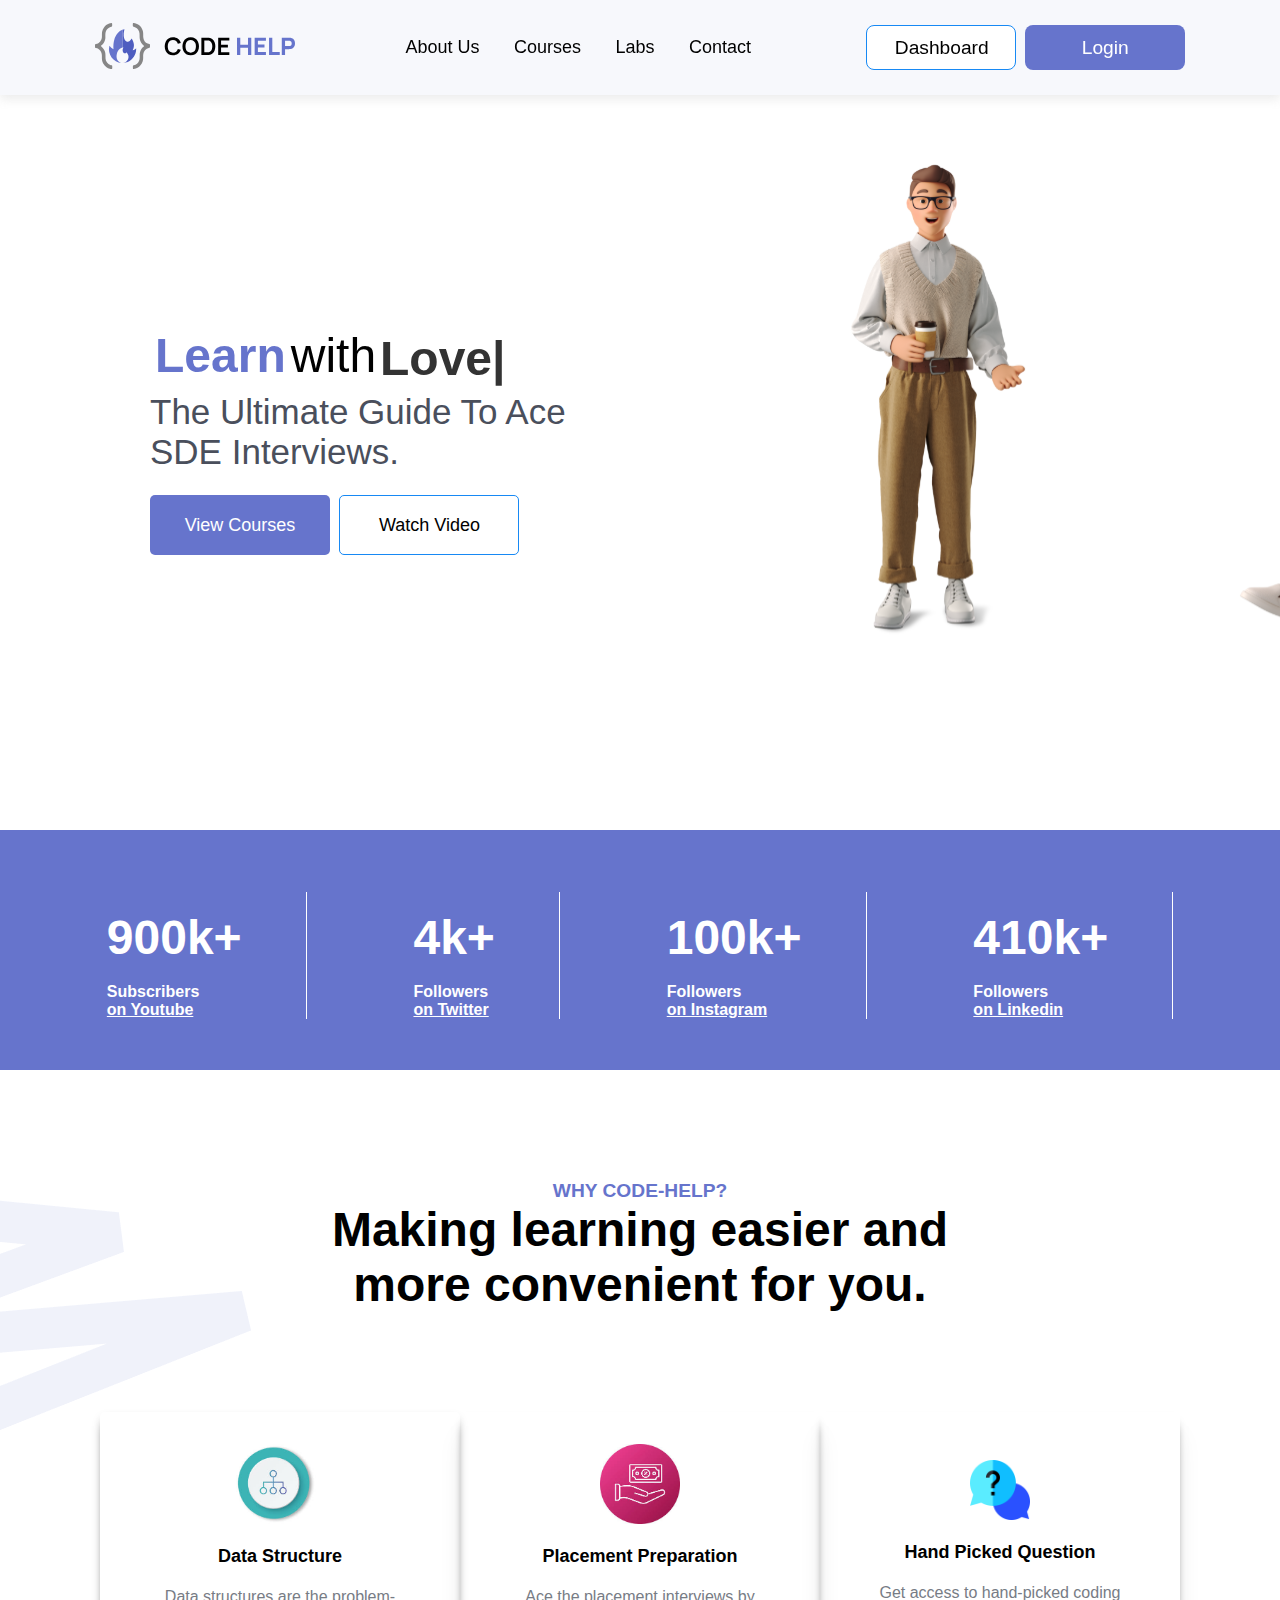
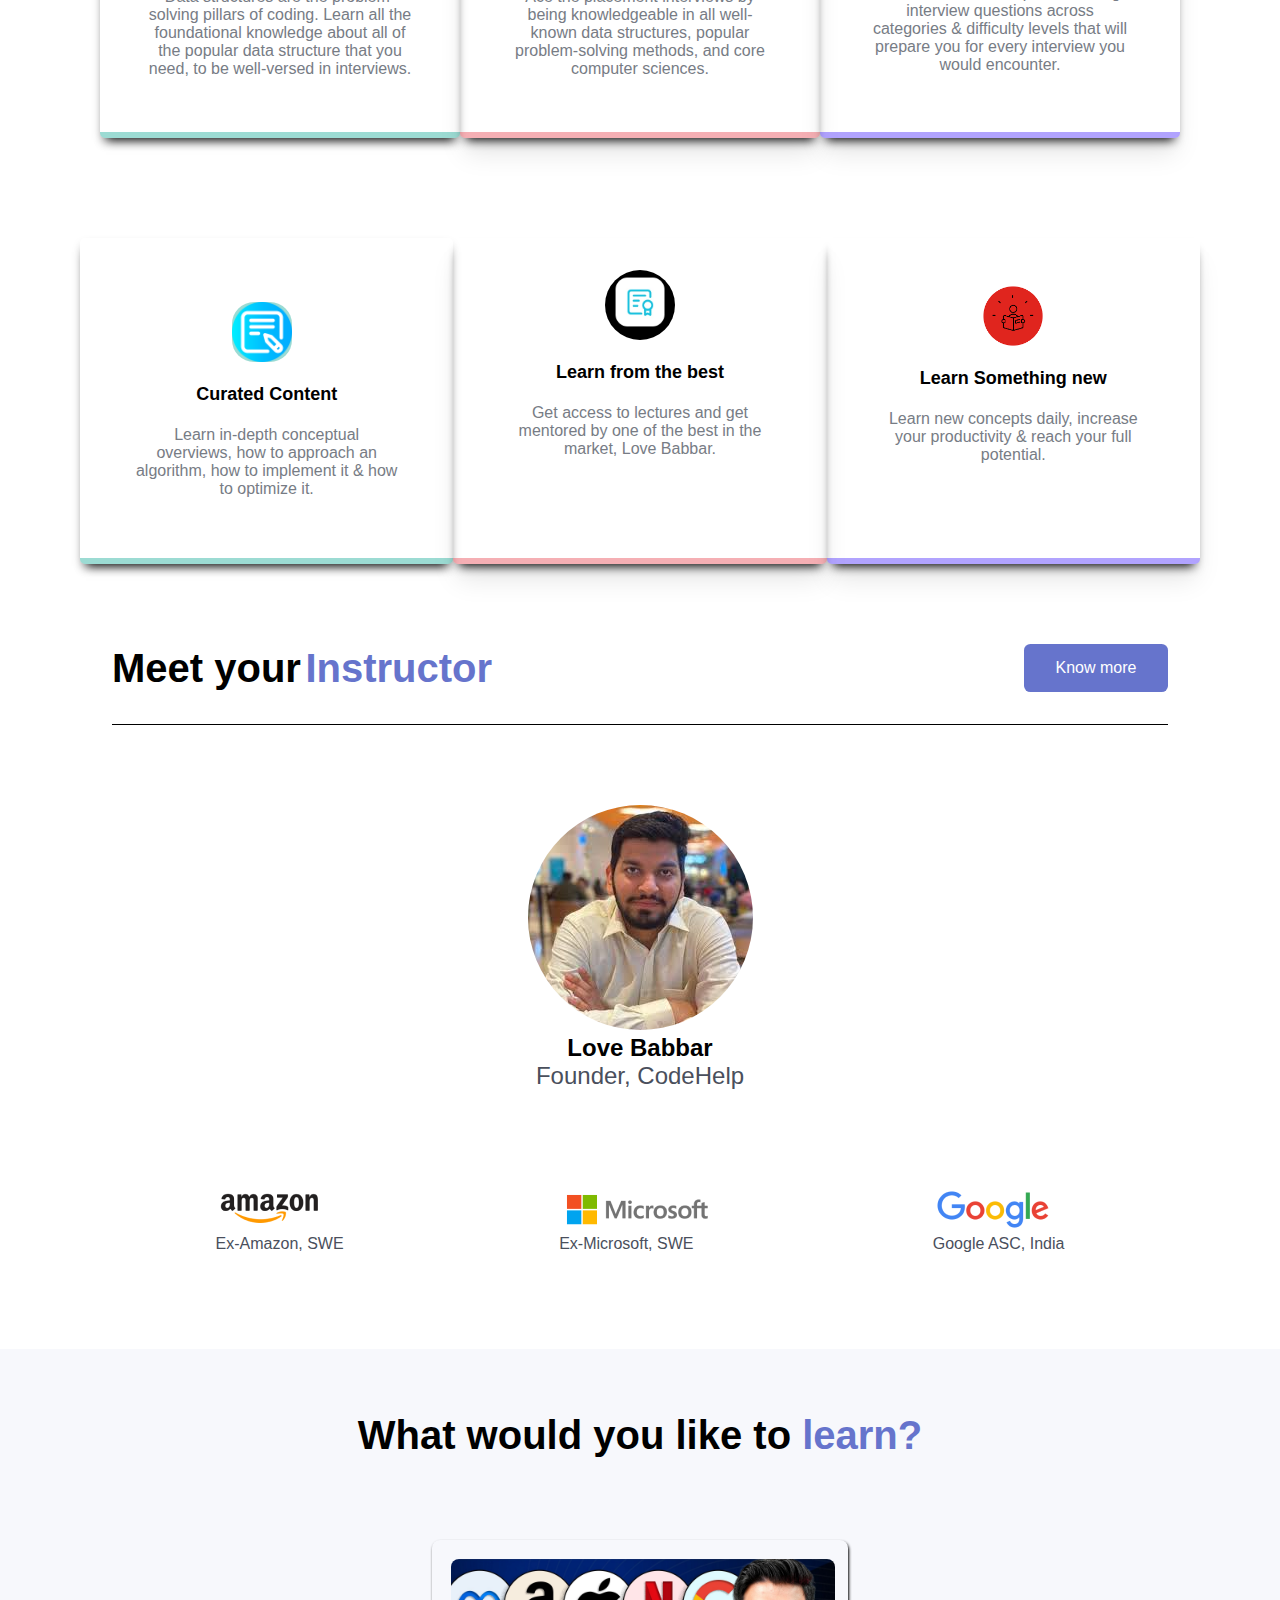
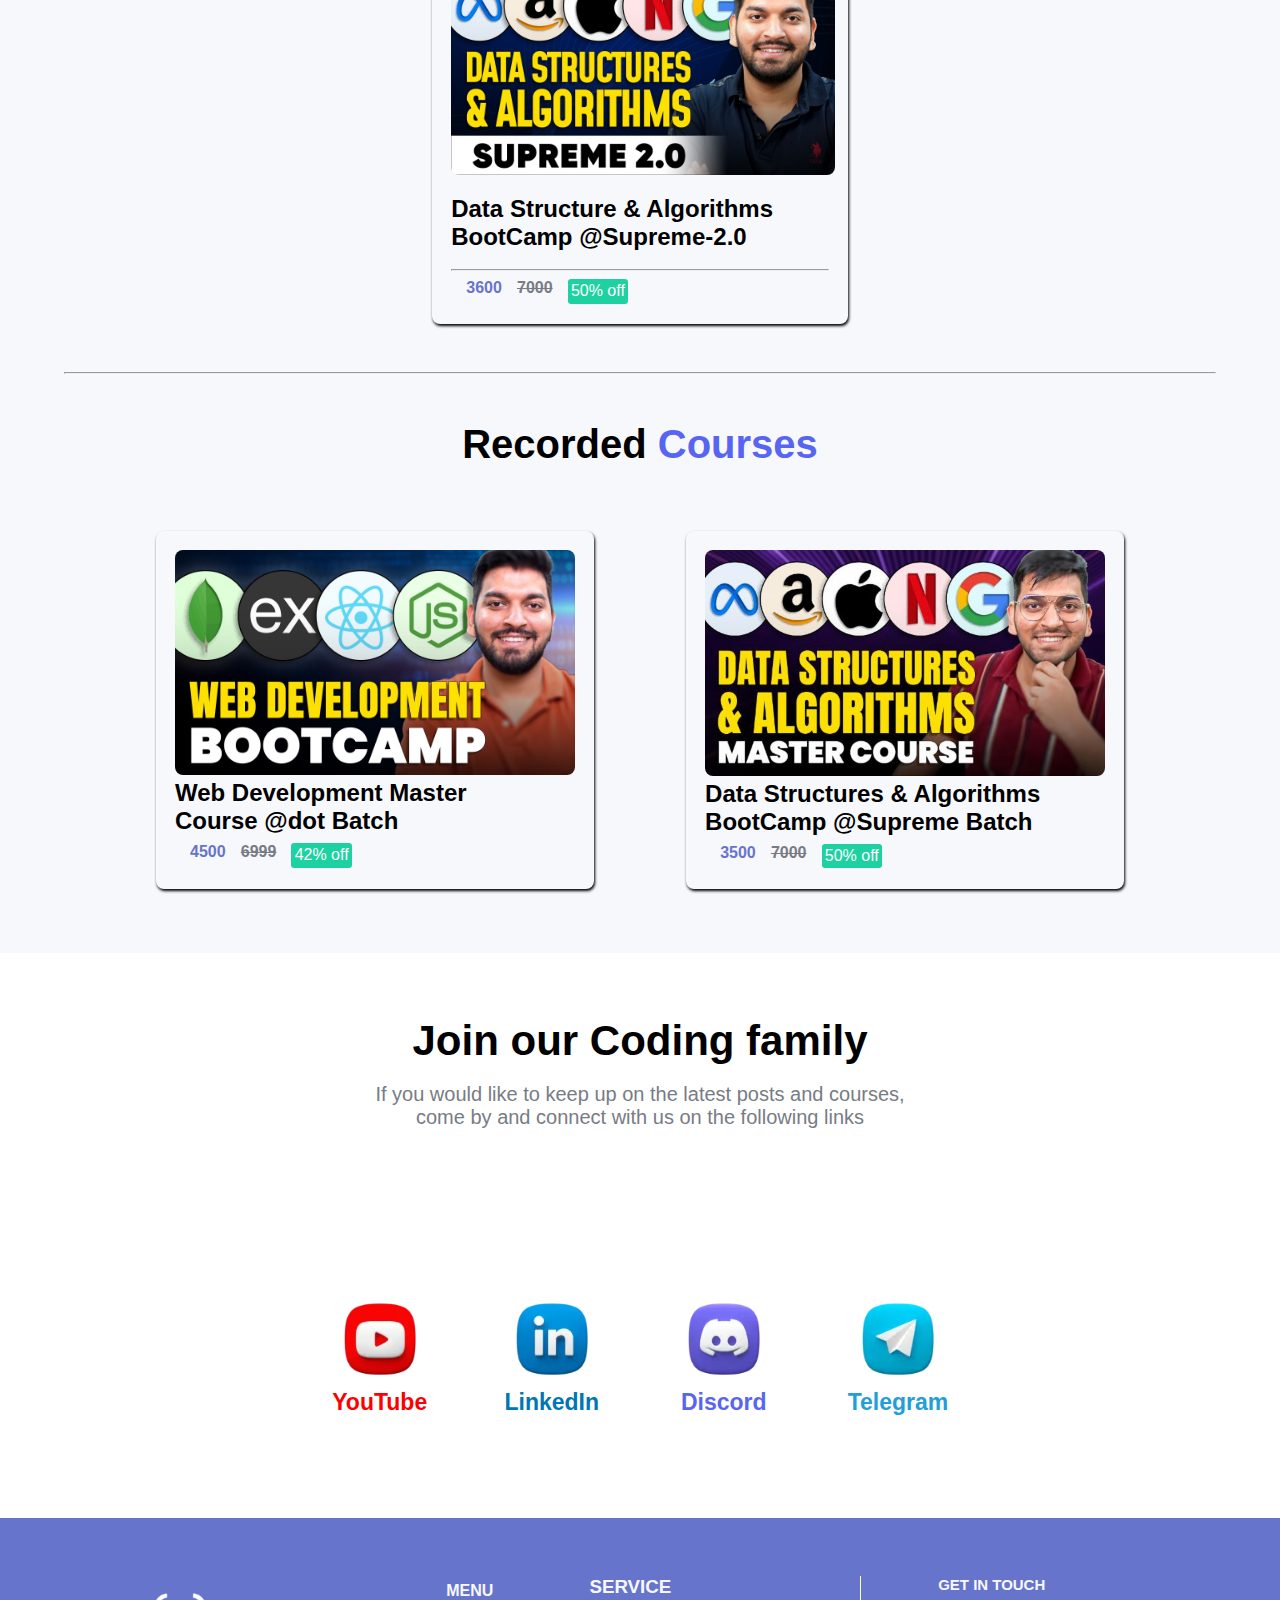
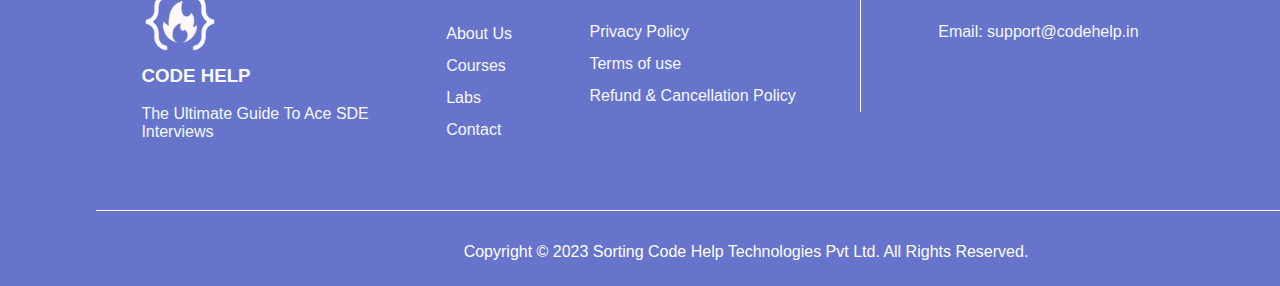
<file: index.html>
<!DOCTYPE html>
<html lang="en">
<head>
    <meta charset="UTF-8">
    <meta name="viewport" content="width=device-width, initial-scale=1.0">
    <title>Home - CodeHelp</title>
    <!-- <link rel="icon" href="image/title icon.jpeg"> -->
    <link rel="stylesheet" href="https://cdnjs.cloudflare.com/ajax/libs/font-awesome/6.4.2/css/all.min.css" integrity="sha512-z3gLpd7yknf1YoNbCzqRKc4qyor8gaKU1qmn+CShxbuBusANI9QpRohGBreCFkKxLhei6S9CQXFEbbKuqLg0DA==" crossorigin="anonymous" referrerpolicy="no-referrer" />    <link rel="stylesheet" href="index.css">
</head>
<body>
    <div class="container">
        <header>
            <div class="nav">
                <div class="logo">
                    <img src="image/logo.svg">
                </div>
                <ul>
                    <li><a href="#">About Us</a></li>
                    <li><a href="#">Courses</a></li>
                     <li><a href="#">Labs</a></li>
                    <li><a href="#">Contact</a></li>
                </ul>
                <div class="btn">
                    <button type="button" class="dash"><a href="#">Dashboard</a></button>
                    <button type="button" class="login"><a href="#">Login  <i class="fa-solid fa-arrow-right-to-bracket"></i></a></button>
                </div>
            </div>
        </header>
        <div class="main-contain">
            <div class="left-part">
                <h2>
                    <span class="lrn">Learn</span><span>with</span>
                    <div class="message">
                        <div class="word1">Love|</div>
                        <div class="word2">Babbar|</div>
                    </div>
                </h2>
                <p class="guide">The Ultimate Guide To Ace <br>
                    SDE Interviews.</p>
                <br>  
                <button class="btn1">View Courses</button>
                <button class="btn2">Watch Video</button>
            </div>
            <div class="right-part">
                <img src="image/bg.svg">
            </div>
        </div>
            <div class="follower">
                <div class="follow">
                    <br>
                    <h1 class="border1">900k+</h1>
                    <br>
                    <p>Subscribers</p>
                    <p><a href="#">on Youtube</a></p>
                </div>
                <div class="follow">
                    <br>
                    <h1  class="border1">4k+</h1>
                    <br>
                    <p>Followers</p>
                    <p><a href="#">on Twitter</a>
                </div>
                <div class="follow">
                    <br>
                    <h1  class="border1">100k+</h1>
                    <br>
                    <p>Followers</p>
                    <p><a href="#">on Instagram</a></p>
                </div>
                <div class="follow">
                    <br>
                    <h1  class="border1">410k+</h1>
                    <br>
                    <p>Followers</p>
                    <p><a href="#">on Linkedin</a></p>
                </div>
            </div>
        </div>
        
        <div class="sem-container">
            <div class="txt1">
                <h3>WHY CODE-HELP?</h3>
                <p>Making learning easier and</p>
                <p>more convenient for you.</p>
            </div>
            <div class="card">
                <div class="data-structure">
                    <img src="image/data_structure.jfif">
                    &nbsp;
                    <h4>Data Structure</h4>
                    <br>
                    <p>Data structures are the problem- <br>
                        solving pillars of coding. Learn all the<br>
                         foundational knowledge about all of <br>
                          the popular data structure that you<br>
                        need, to be well-versed in interviews.</p>
                </div>
                <div class="placement">
                    <img src="image/placement1.jfif">
                    <h4>Placement Preparation</h4>
                    <br>
                    <p>Ace the placement interviews by<br>
                         being knowledgeable in all well-<br>
                         known data structures, popular <br>
                         problem-solving methods, and core<br>
                          computer sciences.</p>
                </div>
                <div class="hand">
                    <img src="image/hand-pick.png">
                    <h4>Hand Picked Question</h4>
                    <br>
                    <p>Get access to hand-picked coding <br>
                         interview questions across <br>
                    categories & difficulty levels that will <br>
                    prepare you for every interview you <br>
                     would encounter.</p>
                </div>
            </div>

            <div class="card1">
                <div class="content">
                    <img src="image/content.png">
                    &nbsp;
                    <h4>Curated Content</h4>
                    <br>
                    <p>Learn in-depth conceptual <br>
                    overviews, how to approach an <br>
                 algorithm, how to implement it & how <br> 
                             to optimize it.</p>
                </div>
                <div class="learn-best">
                    <img src="image/learn best.png">
                    <h4>Learn from the best</h4>
                    <br>
                    <p>Get access to lectures and get <br>
                      mentored by one of the best in the <br>
                              market, Love Babbar.</p>
                </div>
                <div class="hand1">
                    <img src="image/learn something.png">
                    <h4>Learn Something new</h4>
                    <br>
                    <p>Learn new concepts daily, increase <br>
                        your productivity & reach your full <br>
                                     potential.</p>
                </div>
            </div>
        </div>
        <div class="instructor">
            <div class="meet">
                <span>Meet your</span> <span class="nila">Instructor</span>
            </div>
            <div class="know-more">
                <button type="button">Know more</button>
            </div>
        </div>
        <div class="instructor-pic">
            <div class="love">
            <img src="image/instructor.jfif" alt="Love babbar">
            <h5>Love Babbar</h5>
            <p>Founder, CodeHelp</p>
            </div>
        </div>
        <div class="company">
            <div class="amazon">
            <img src="image/amazon.png">
            <p>Ex-Amazon, SWE</p>
            </div>
            <div class="micro">
            <img src="image/microsoft.png">
            <p>Ex-Microsoft, SWE</p>
            </div>
            <div class="google">
            <img src="image/google.png">
            <p>Google ASC, India</p>
            </div>
        </div>

        <div class="course">
            <div class="text-learn">
                <h1>What would you like to <span>learn?</span></h1>
            </div>
            <br>
            <div class="center">
                <div class="course-content">
                    <div class="course-pic">
                        <img src="image/course-pic1.jpg" alt="DSA">
                        <p><b>Data Structure & Algorithms <br> BootCamp @Supreme-2.0 </b> </p>
                        <br>
                        <hr>
                        <div class="wrd">
                        <h5><i class="fa-solid fa-indian-rupee-sign"></i> 3600</h5>
                        <h4><i class="fa-solid fa-indian-rupee-sign"></i> 7000</h4>
                        <a>50% off</a>
                        </div>
                    </div>
                </div>
            </div>
            <div class="record">
                <hr>
                <div class="recordh1">
                    <h1>Recorded <span>Courses</span></h1>
                </div>
                <div class="course2">
                    <div class="web">
                        <img src="image/Web_Dev.jpg">
                        <P><b>Web Development Master <br> Course @dot Batch</b></P>
                        <div class="web-text">
                        <h5><i class="fa-solid fa-indian-rupee-sign"></i> 4500</h5>
                        <h4><i class="fa-solid fa-indian-rupee-sign"></i> 6999</h4>
                        <a>42% off</a>
                        </div>
                    </div>
                    <div class="web">
                        <img src="image/data-s.jpg">
                        <p><b>Data Structures & Algorithms <br> BootCamp @Supreme Batch</b></p>
                        <div class="web-text">
                        <h5><i class="fa-solid fa-indian-rupee-sign"></i> 3500</h5>
                        <h4><i class="fa-solid fa-indian-rupee-sign"></i> 7000</h4>
                        <a>50% off</a>
                        </div>
                    </div>
                </div>
            
            </div>
        </div>

        <div class="join">
            <h1>Join our Coding family</h1><br>
            <p>If you would like to keep up on the latest posts and courses,<br>
                    come by and connect with us on the following links</p>
            <div class="media">
                <div class="join-pic">
                    <img src="image/join-pic.webp">
                    <p class="youtub"><i class="fa-solid fa-arrow-up-right-from-square"></i> YouTube</p>
                </div>
                <div class="join-pic">
                    <img src="image/join-linkend.webp">
                    <p class="linkden"><i class="fa-solid fa-arrow-up-right-from-square"></i> LinkedIn</p>
                </div>
                <div class="join-pic">
                    <img src="image/join-discort.webp">
                    <p class="discord"><i class="fa-solid fa-arrow-up-right-from-square"></i> Discord</p>
                </div>
                <div class="join-pic">
                    <img src="image/join-telegram.webp">
                    <p class="tele"><i class="fa-solid fa-arrow-up-right-from-square"></i> Telegram</p>
                </div>
            </div>
        </div>
    </div>
    <div class="footer">
        <div class="footer-content">
            <div class="footer-img">
                <img src="image/footer-img.svg">
                <h3>CODE HELP</h3>
                <br>
                <p>The Ultimate Guide To Ace SDE <br> Interviews</p>
            </div>
            <div class="menu">
                <h4>MENU</h4>
                <br>
                <p><a href="#">About Us</a></p>
                <p><a href="#">Courses</a></p>
                <p><a href="#">Labs</a></p>
                <p><a href="#">Contact</a></p>
            </div>
            <div class="service">
                <div class="border2">
                <h3>SERVICE</h3>
                <br>
                <p><a href="#">Privacy Policy</a></p>
                <p><a href="#">Terms of use</a></p>
                <p><a href="#">Refund & Cancellation Policy</a></p>
                </div>
            </div>
            <div class="get-touch">
                <h3>GET IN TOUCH</h3>
                <br>
                <br>
                <p>Email:<a href="#"> support@codehelp.in</a></p>
            </div>
        </div>
        <div class="copy-right">
            <p>Copyright © 2023 Sorting Code Help Technologies Pvt Ltd. All Rights Reserved.</p>
        </div>
    </div>
</body>
</html>
</file>
<file: index.css>
*{
    margin: 0px;
    padding: 0px;
}
body{
    font-family: sans-serif;
    border:border-box;
    box-sizing: border-box;
}
header{
    background-color:#f7f8fc;
    box-shadow: rgba(157, 157, 157, 0.2) 0px 4px 10px;
    height: 95px;
    overflow: hidden;
    position: fixed;
    top: 0;
    width: 100%;
}
.nav{
    padding: 20px 0px ;
    display: flex;
    justify-content: space-evenly;
    align-items: center;
}
.logo img{
    cursor: pointer;
}
ul li{
    display: inline-block;
    margin: 15px;
}
ul li a{
    font-size: 18px;
    text-decoration: none;
    text-transform: none;
    font-weight: 600px;
    color: #000000;
}
ul li a i{
  margin-top: 1rem;
}

.dropbtn {
  padding: 16px;
  font-size: 16px;
  border: none;
  background-color: #f7f8fc;
  cursor: pointer;
}
.dropbtn:hover{
  color:#6674cc ;
}
.dropdown {
  position: relative;
  display: inline-block;
}

.dropdown-content {
  display: none;
  position: absolute;
  background-color: #f7f8fc;
  min-width: 290px;
}

.dropdown-content a {
  color: black;
  padding: 10px 14px;
  text-decoration: none;
  display: block;
  position:relative;
}

.dropdown-content a:hover {
  background-color: #f7f8fc;
}
.dropdown:hover .dropdown-content{
  display: block;

}

.dash{
    border: 1.5px solid rgb(23, 137, 244);
    border-radius: 8px;
    padding: 8px 28px;
    width: 150px;
    height: 45px;
    margin:5px;
    background-color: #fff;
    cursor: pointer;

}
.dash a{
    font-size: 1.2rem;
    text-align: center;
    text-decoration: none;
    text-transform: none;
    color: #000000;
}
.login{
    border-radius: 8px;
    padding: 8px 28px;
    width: 160px;
    height: 45px;
    background-color:#6674cc;
    border:none;
cursor: pointer;
}
.login a{
    font-size: 1.2rem;
    text-align: center;
    text-decoration: none;
    text-transform: none;
    color: #fff;
   
}
ul li a:hover{
    color:#6674cc;
}
.main-contain{
    padding: 150px 30px;
    display: flex;
    justify-content:space-between;
}
.left-part{
    padding: 170px 120px;
}
.right-part{
    display: cover;
}
.guide{
    font-weight:600px;
    font-size: 35px;
    color: #4a4f5c;
}
h2{
    color: #000000;
    font-size: 3rem;
    font-weight: 100;
    line-height: 1.5;
    white-space: nowrap;
    overflow: hidden;
    position: relative;
    width: 550px;
  }
  h2 span {
    font-size: 4rempx;
    margin-left: 5px;
  }
  .lrn{
    font-weight: 600;
    color: #6674cc;
  }
  
  .message {
    color: #333;
    display: block;
    font-weight: 700;
    overflow: hidden;
    position: absolute;
    top: 0.2rem;
    left: 230px;
    animation: openclose 6s ease-in-out infinite;
  }
  
  @keyframes openclose {
    0% {
      top: 0.2rem;
      width: 0;
    }
    5% {
      width: 0;
    }
    15% {
      width: 230px;
    }
    30% {
      top: 0.2rem;
      width: 230px;
    }
    33% {
      top: 0.2rem;
      width: 0;
    }
    35% {
      top: 0.2rem;
      width: 0;
    }
    38% {
      top: -4.5rem;
      
    }
    48% {
      top: -4.5rem;
      width: 190px;
    }
    62% {
      top: -4.5rem;
      width: 190px;
    }
    66% {
      top: -4.5rem;
      width: 0;
      text-indent: 0;
    }
    71% {
      top: -9rem;
      width: 0;
      text-indent: 5px;
    }
    86% {
      top: -9rem;
      width: 285px;
    }
    95% {
      top: -9rem;
      width: 285px;
    }
    98% {
      top: -9rem;
      width: 0;
      text-indent: 5px;
    }
    100% {
      top: 0;
      width: 0;
      text-indent: 0;
    }
  }
.btn1{
    font-size: 18px;
    border-radius: 5px;
    width: 180px;
    height: 60px;
    background-color:#6674cc;
    border:none;
    color: #fff;
    cursor: pointer;
}
.btn2{
    font-size: 18px;
    border: 1.5px solid rgb(23, 137, 244);
    border-radius: 5px;
    width: 180px;
    height: 60px;
    margin:5px;
    background-color: #fff;
    cursor: pointer;
}
.follower{
  background-repeat: no-repeat;
    width: 100%;
    height: 15rem;
    display: flex;
    justify-content: space-evenly;
    align-items: center;
    background-color:#6674cc;
    color: #fff;
    margin-top: -50px;
}
.flow{
  justify-content: space-between;
  display: block;
}
.follow{
  margin-top: 10px;
  border-right: 1px solid #fff;
}
.follow h1{
  font-size: 48px;
}
.follow p {
  font-weight: 600;
}
.follow p a{
  font-weight: 600;
  color: #fff;
}
.border1{
  margin-right: 4rem;
}
.sem-container{
  background-image: url("image/sem-bg.png");
  background-repeat: no-repeat;
}
.txt1{
    justify-content: center;
    align-items: center;
    text-align: center;
    margin-top: 110px;
    font-size: 3rem;
    font-weight: 600;
}
.txt1 h3{
    color:#6674cc;
    font-size: 1.2rem;
}
.card{
    padding: 100px;
    display: flex;
    justify-content: space-evenly;
    align-items: center;
}

.data-structure{
    text-align: center;
    border-radius: 5px;
    width: 25rem;
    height: 20rem;
    box-shadow:  0px 5px 10px 0px  rgba(0,0,0,.1),0 8px 10px -6px;
    border-bottom: 6px solid  rgba(1, 162, 142, 0.39);
}
.data-structure img{
    background-color: #01a28e63;
    margin-top: 2rem;
    width: 80px;
}
.data-structure h4{
    font-size: 1.125rem;
    line-height: 1.75rem;
    margin-top: 14px;
    font-weight: 700;
}
.data-structure p{
    color: #777c85;
    font-size: 16px;
    font-weight: 120;
}

.placement{
    width: 25rem;
    height: 20rem;
    text-align: center;
    border-radius: 5px;
    box-shadow: 0 20px 25px -5px rgba(0,0,0,.1),0 8px 10px -6px;
    border-bottom: 6px solid  rgba(229, 48, 62, 0.39);

}
.placement img{
    margin-top: 2rem;
    width: 80px;
}
.placement h4{
    font-size: 1.125rem;
    line-height: 1.75rem;
    margin-top: 14px;
    font-weight: 700;
}
.placement p{
    color: #777c85;
    font-size: 16px;
    font-weight: 120;
}
.hand{
    width: 25rem;
    height: 20rem;
    text-align: center;
    border-radius: 5px;
    box-shadow: 0 20px 25px -5px rgba(0,0,0,.1),0 8px 10px -6px;
    border-bottom: 6px solid  rgba(55, 19, 253, 0.39);

}
.hand img{
    margin-top: 3rem;
    width: 60px;
}
.hand h4{
    font-size: 1.125rem;
    line-height: 1.75rem;
    margin-top: 14px;
    font-weight: 700;
}

.hand p{
    color: #777c85;
    font-size: 16px;
    font-weight: 120;
}

.card1{
  margin-top: -80px;
  padding: 80px;
  display: flex;
  justify-content: space-evenly;
  align-items: center;
}

.content{
  text-align: center;
  border-radius: 5px;
  width: 25rem;
  height: 20rem;
  box-shadow:  0px 5px 10px 0px  rgba(0,0,0,.1),0 8px 10px -6px;
  border-bottom: 6px solid  rgba(1, 162, 142, 0.39);
}
.content img{
  background-color: #01a28e63;
  margin-top: 4rem;
  width: 60px;
  border-radius: 22px;
}
.content h4{
  font-size: 1.125rem;
  line-height: 1.75rem;
  margin-top: 14px;
  font-weight: 700;
}
.content p{
  color: #777c85;
  font-size: 16px;
  font-weight: 120;
}

.learn-best{
  width: 25rem;
  height: 20rem;
  text-align: center;
  border-radius: 5px;
  box-shadow: 0 20px 25px -5px rgba(0,0,0,.1),0 8px 10px -6px;
  border-bottom: 6px solid  rgba(229, 48, 62, 0.39);

}
.learn-best img{
  margin-top: 2rem;
  width: 70px;
  border-radius: 52px;
}
.learn-best h4{
  font-size: 1.125rem;
  line-height: 1.75rem;
  margin-top: 14px;
  font-weight: 700;
}
.learn-best p{
  color: #777c85;
  font-size: 16px;
  font-weight: 120;
}
.hand1{
  width: 25rem;
  height: 20rem;
  text-align: center;
  border-radius: 5px;
  box-shadow: 0 20px 25px -5px rgba(0,0,0,.1),0 8px 10px -6px;
  border-bottom: 6px solid  rgba(55, 19, 253, 0.39);

}
.hand1 img{
  margin-top: 3rem;
  width: 60px;
}
.hand1 h4{
  font-size: 1.125rem;
  line-height: 1.75rem;
  margin-top: 14px;
  font-weight: 700;
}

.hand1 p{
  color: #777c85;
  font-size: 16px;
  font-weight: 120;
}
.instructor{
  display: flex;
  justify-content: space-between;
  align-items: center;
  border-bottom: 1px solid black;
  background-image: url("image/bg-instructor.svg");
  margin-left: 7rem;
  margin-right: 7rem;
}
.meet{
  margin-bottom: 2rem;
}
.meet span{
  font-weight: bold;
  text-decoration:solid;
  font-size: 2.5rem;
}
.nila{
  color: #6674cc;
}
.know-more{
  margin-bottom: 2rem;
}
.know-more button{
  width: 9rem;
  height: 3rem;
  font-size: 1rem;
  background-color: #6674cc;
  color: #fff;
  border-radius: 0.4rem;
  border: none;
  cursor: pointer;
}
.instructor-pic{
  margin-top: 5rem;
  display: flex;
  align-items: center;
  justify-content: center;
}
.instructor-pic img{
  border-radius: 10rem;
}
.instructor-pic p{
  color: #777C85;
}
.love h5{
  text-align: center;
  font-size: 1.5rem;

}
.love p{
  text-align: center;
  font-size: 1.5rem;
  color: #4a4f5c;
}
.company{
  margin-top: 6rem;
  display:flex;
  justify-content: space-evenly;
  align-items: center;

}

.company p{
  margin-bottom: 6rem;
  color: #4a4f5c;
  font-size: 1rem;
}
.course{
  padding: 4rem;
  background-color:#f7f8fc;
}
.text-learn{
  text-align: center;
}
.text-learn h1{
  font-size: 2.5rem;
}
.text-learn h1 span{
  color: #6674cc;
}
.center{
  margin-top: 3rem;
  display: flex;
  justify-content: center;
  align-items: center;
  
}

.course-content{
  margin-top: 1rem;
  width: 26rem;
  box-shadow: 1px 2px 3px;
  height: 24rem;
  border-radius: 0.5rem;
}
.course-content:hover{
  box-shadow: 2px 4px 8px;
}
.course-pic{
  padding: 1.2rem;
  cursor: pointer;
}

.course-pic img{
  border-radius:.5rem ;
  width: 24rem;
}
.wrd{
  width: 12rem;
  display: flex;
  justify-content: space-evenly;
  margin-top: 0.5rem;
}
.wrd h5{
  font-size: 1rem;
  color: #6674cc;
}
.wrd h4{
  text-decoration-line: line-through;
  color: #777C85;
}
.wrd a{
  padding: .2rem;
  background-color: #1dd1a1;
  color: #fff;
  border-radius: 0.2rem;
}
.course-pic p{
  margin-top: 1rem;
  font-size: 1.5rem;
}
.record{
  margin-top: 3rem;
}
.recordh1 h1{
  font-size: 2.5rem;
  margin-top: 3rem;
  text-align: center;
}
.recordh1 span{
  color: #5865F2;
}
.course2{
  margin-top: 3rem;
  display: flex;
  justify-content: space-evenly;
  align-items:center;
}
.web{
  padding: 1.2rem;
  cursor: pointer;
  margin-top: 1rem;
  width: 25rem;
  box-shadow: 1px 2px 3px;
  height: 20rem;
  border-radius: 0.5rem;
}
.web img{
  width: 25rem;
  border-radius:.5rem ;
}
.web-text{
  width: 12rem;
  display: flex;
  justify-content: space-evenly;
  margin-top: 0.5rem;
}
.web p{
  font-size:1.5rem;
}
.web-text h5{
  font-size: 1rem;
  color: #6674cc;
}
.web-text h4{
  text-decoration-line: line-through;
  color: #777C85;
}
.web-text a{
  padding: .2rem;
  background-color: #1dd1a1;
  color: #fff;
  border-radius: 0.2rem;
}
.web:hover{
  box-shadow: 2px 4px 8px;
}
/* .data-s img{
  width: 25rem;
  border-radius:.5rem ;
}
.datas-text{
  width: 12rem;
  display: flex;
  justify-content: space-evenly;
  margin-top: 0.5rem;
}
.datas-text h5{
  font-size: 1rem;
  color: #6674cc;
}
.datas-text h4{
  text-decoration-line: line-through;
  color: #777C85;
}
.datas-text a{
  padding: .2rem;
  background-color: #1dd1a1;
  color: #fff;
  border-radius: 0.2rem;
} */
.join{
  text-align: center;
  margin-top: 4rem;
}

.join h1{
  font-size: 42px;
}
.join p{
  font-size: 20px;
  color: #777C85;
}
.media{
  display: flex;
  justify-content:center;
  align-items: center;
}
.join-pic{
  margin: 38px;
  margin-top: 10rem;
  cursor: pointer;
}
.join-pic img{
  width: 6rem;
}
.join-pic .youtub{
  font-size: 23px;
  color: #ff0000;
  font-weight:bold;
  cursor: pointer;
}
.join-pic .linkden{
  font-size: 23px;
  color: #0077b5;
  font-weight:bold;
  cursor: pointer;
}
.join-pic .discord{
  font-size: 23px;
  color: #5865F2;
  font-weight:bold;
  cursor: pointer;
}
.join-pic .tele{
  font-size: 23px;
  color: #229ED9;
  font-weight:bold;
  cursor: pointer;
}
.join-pic .fa-solid{
  font-size: 15px;
  font-weight: bold;
}

.footer{
  width: 100%;
  height: 23rem;
  margin-top: 4rem;
  background-color: #6674cc;
}
.footer-content{
  padding: 4rem;
  display: flex;
  justify-content: space-evenly;
  align-items: center;
  color: #f7f8fc;
}
.footer-img h3{
  margin-top: .5rem;
}
.menu p{
  line-height: 2rem;
}

.menu p a{
  text-decoration: none;
  text-transform: none;
  color: #f7f8fc;
} 
.service{
  margin-top: -2.5rem;
  border-right: 0.3px solid #fff;
}
.border2{
  margin-right: 4rem;
}

.service p{
  line-height: 2rem;
}

.service p a{
  text-decoration: none;
  text-transform: none;
  color: #f7f8fc;
  
}
.get-touch{
  font-size: 0.8rem;
  margin-top: -7rem;
  
}
.get-touch p{
  font-size: 1rem;
}
.get-touch a{
  text-decoration: none;
  text-transform: none;
  color: #f7f8fc;
}

.copy-right{
  width: 1300px;
  border-top: 1px solid #fff;
  display: flex;
  justify-content: center;
  align-items: center;
  color: #fff;
  margin-left: 6rem;
}
.copy-right p{
  margin-top: 2rem;
}
</file>
